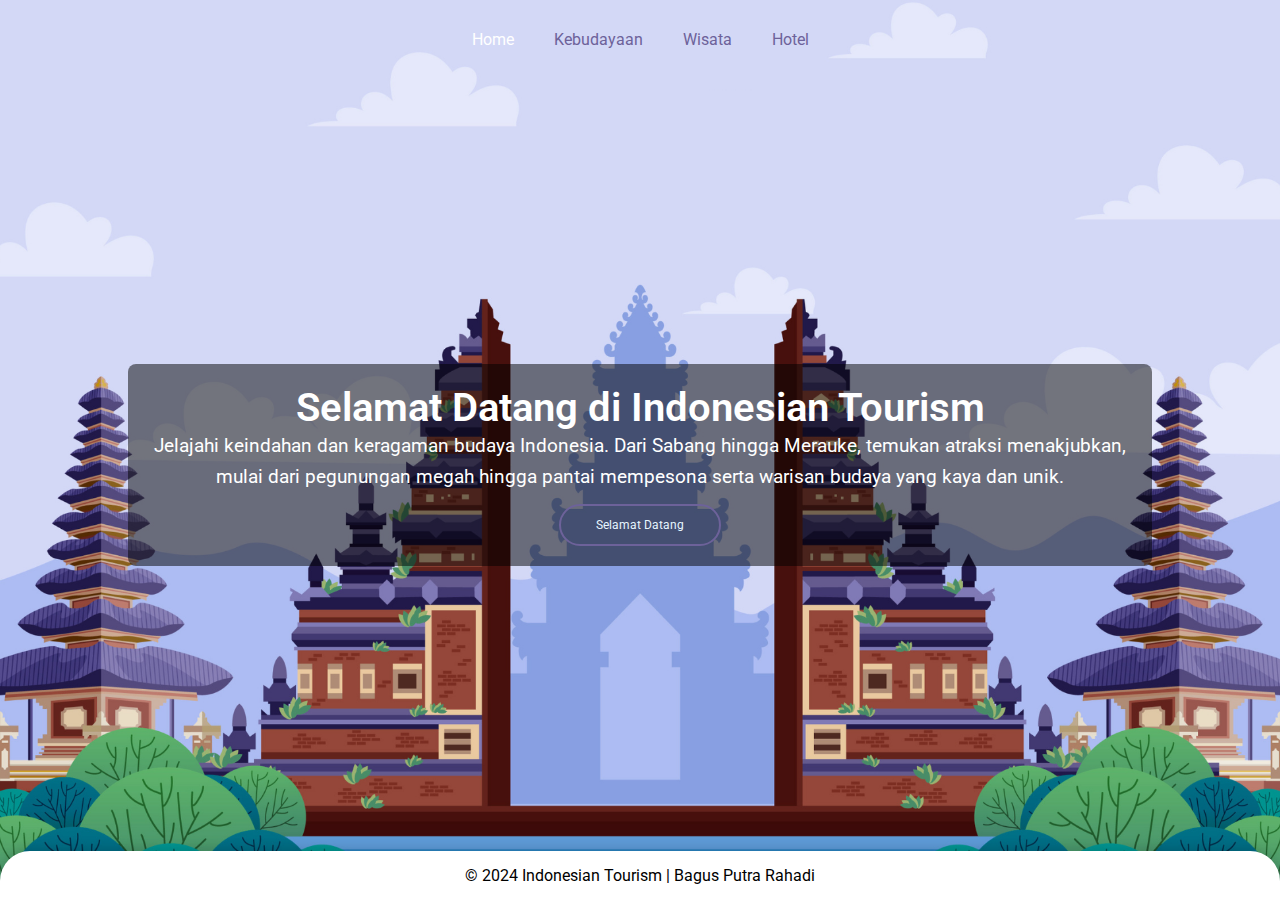
<file: index.html>
<!DOCTYPE html>
<html lang="en">
  <head>
    <meta charset="UTF-8" />
    <meta name="viewport" content="width=device-width, initial-scale=1.0" />
    <title>Indonesian Tourism</title>
    <link rel="stylesheet" href="style.css" />
  </head>
  <body>
    <header>
      <nav>
        <ul>
          <li><a href="index.html" class="active">Home</a></li>
          <li><a href="/kebudayaan/index.html">Kebudayaan</a></li>
          <li><a href="/tempat_wisata/index.html">Wisata</a></li>
          <li><a href="/hotel/index.html">Hotel</a></li>
        </ul>
      </nav>
    </header>
    <main>
      <div class="overlay-text">
        <h2>Selamat Datang di <span>Indonesian</span> Tourism</h2>
        <p>
          Jelajahi keindahan dan keragaman budaya Indonesia. Dari Sabang hingga
          Merauke, temukan atraksi menakjubkan, mulai dari pegunungan megah
          hingga pantai mempesona serta warisan budaya yang kaya dan unik.
        </p>
        <a href="/kebudayaan/index.html" class="btn">Selamat Datang</a>
      </div>
    </main>
    <footer>
      <p>&copy; 2024 Indonesian Tourism | Bagus Putra Rahadi</p>
    </footer>
    <script src="script.js"></script>
  </body>
</html>
</file>
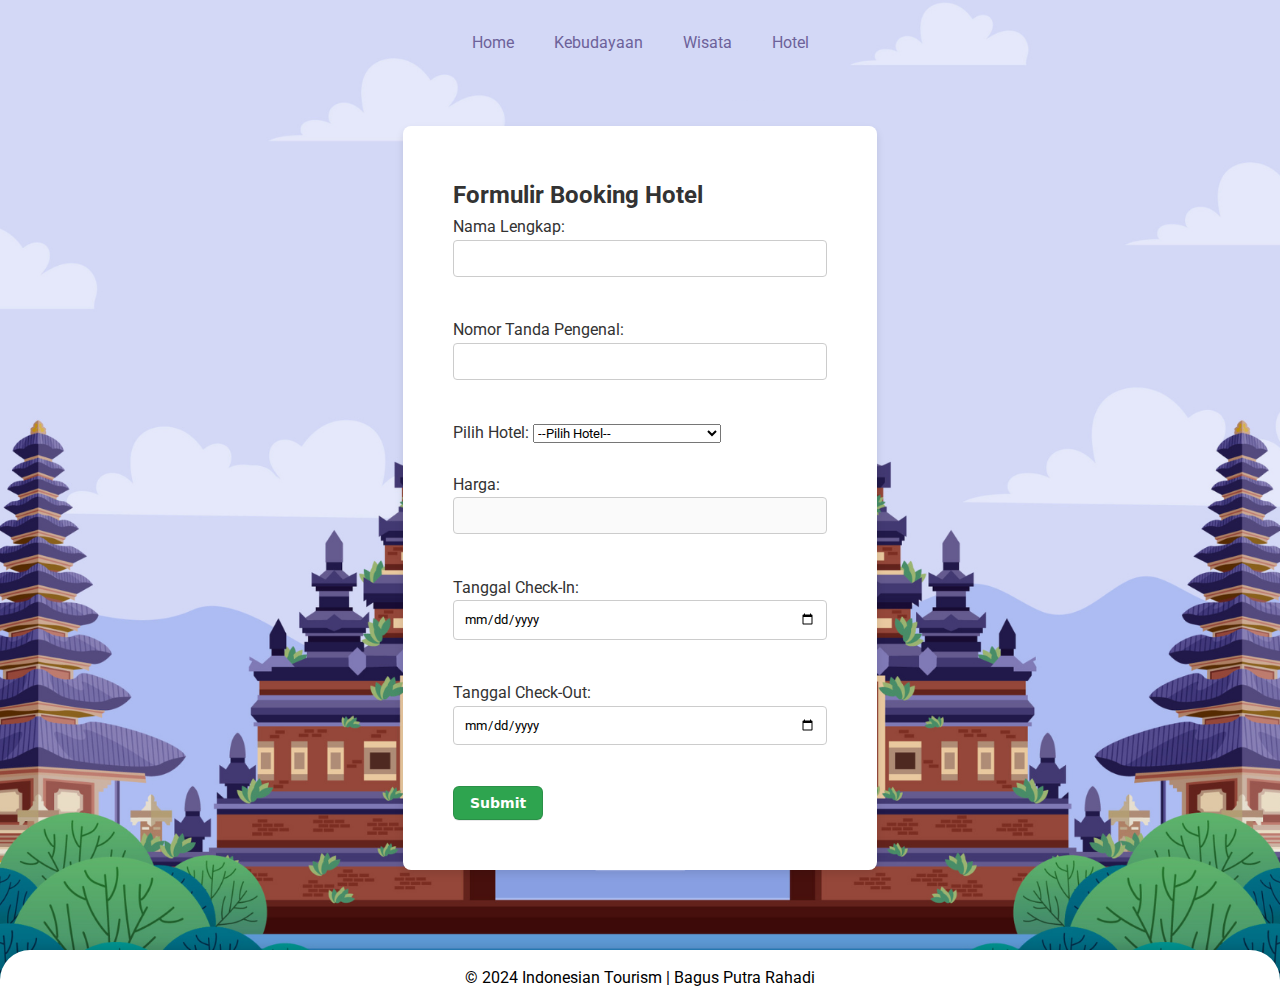
<file: booking/index.html>
<!DOCTYPE html>
<html lang="en">
  <head>
    <meta charset="UTF-8" />
    <meta name="viewport" content="width=device-width, initial-scale=1.0" />
    <title>Indonesian Tourism</title>
    <link rel="stylesheet" href="style.css" />
  </head>
  <body>
    <header>
      <nav>
        <ul>
          <li><a href="../index.html">Home</a></li>
          <li><a href="../kebudayaan/index.html">Kebudayaan</a></li>
          <li><a href="../tempat_wisata/index.html">Wisata</a></li>
          <li><a href="../hotel/index.html">Hotel</a></li>
        </ul>
      </nav>
    </header>
    <main>
      <section>
        <h2>Formulir Booking Hotel</h2>
        <form id="bookingForm">
          <label for="nama-lengkap">Nama Lengkap:</label>
          <input
            type="text"
            id="nama-lengkap"
            name="nama-lengkap"
            required=""
          /><br /><br />

          <label for="nomor-tanda-pengenal">Nomor Tanda Pengenal:</label>
          <input
            type="text"
            id="nomor-tanda-pengenal"
            name="nomor-tanda-pengenal"
            required=""
          /><br /><br />

          <label for="pilih-hotel">Pilih Hotel:</label>
          <select id="pilih-hotel" name="pilih-hotel" required="">
            <option value="">--Pilih Hotel--</option>
            <option value="Hotel Mulia Senayan, Jakarta">
              Hotel Mulia Senayan, Jakarta
            </option>
            <option value="The Ritz-Carlton Bali">The Ritz-Carlton Bali</option>
            <option value="Amanjiwo Resort, Yogyakarta">
              Amanjiwo Resort, Yogyakarta
            </option>
            <option value="Hotel Majapahit, Surabaya">
              Hotel Majapahit, Surabaya
            </option></select
          ><br /><br />

          <label for="harga" class="custom-cursor-default-hover">Harga:</label>
          <input
            type="text"
            id="harga"
            name="harga"
            disabled=""
            class="custom-cursor-default-hover"
          /><br /><br />

          <label for="tanggal-checkin">Tanggal Check-In:</label>
          <input
            type="date"
            id="tanggal-checkin"
            name="tanggal-checkin"
            required=""
          /><br /><br />

          <label for="tanggal-checkout">Tanggal Check-Out:</label>
          <input
            type="date"
            id="tanggal-checkout"
            name="tanggal-checkout"
            required=""
          /><br /><br />

          <button class="button-3" type="button" onclick="submitForm()">
            Submit
          </button>
        </form>
      </section>

      <section id="bookingDetails" style="display: none">
        <div id="print">
          <h2>Detail Booking</h2>
          <p id="detail-nama-lengkap"></p>
          <p id="detail-nomor-tanda-pengenal"></p>
          <p id="detail-nama-hotel"></p>
          <p id="detail-harga-hotel"></p>
          <p id="detail-jumlah-malam"></p>
          <p id="detail-tanggal-checkin"></p>
          <p id="detail-tanggal-checkout"></p>
          <p id="detail-total-harga"></p>
        </div>
        <button class="button" onclick="printDetails()">Print</button>
      </section>
    </main>
    <footer>
      <p>&copy; 2024 Indonesian Tourism | Bagus Putra Rahadi</p>
    </footer>
    <script src="script.js"></script>
  </body>
</html>
</file>
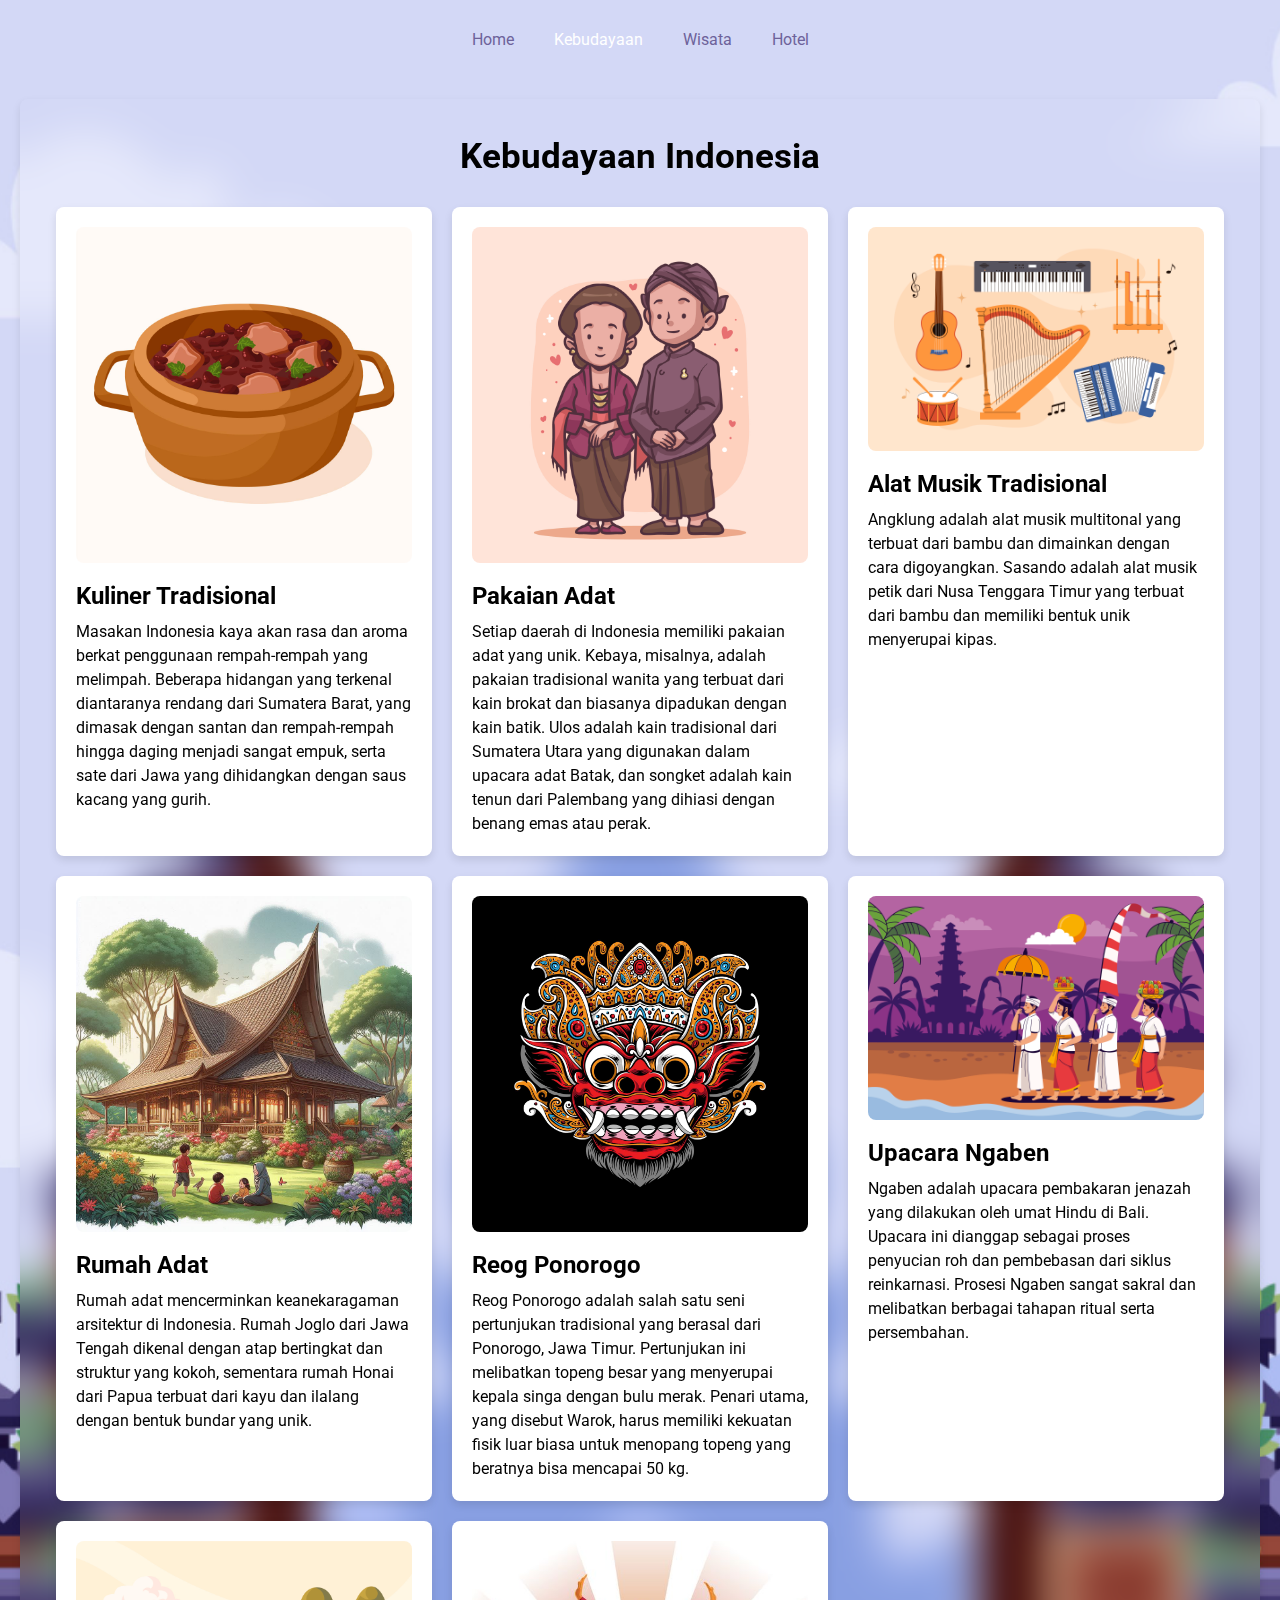
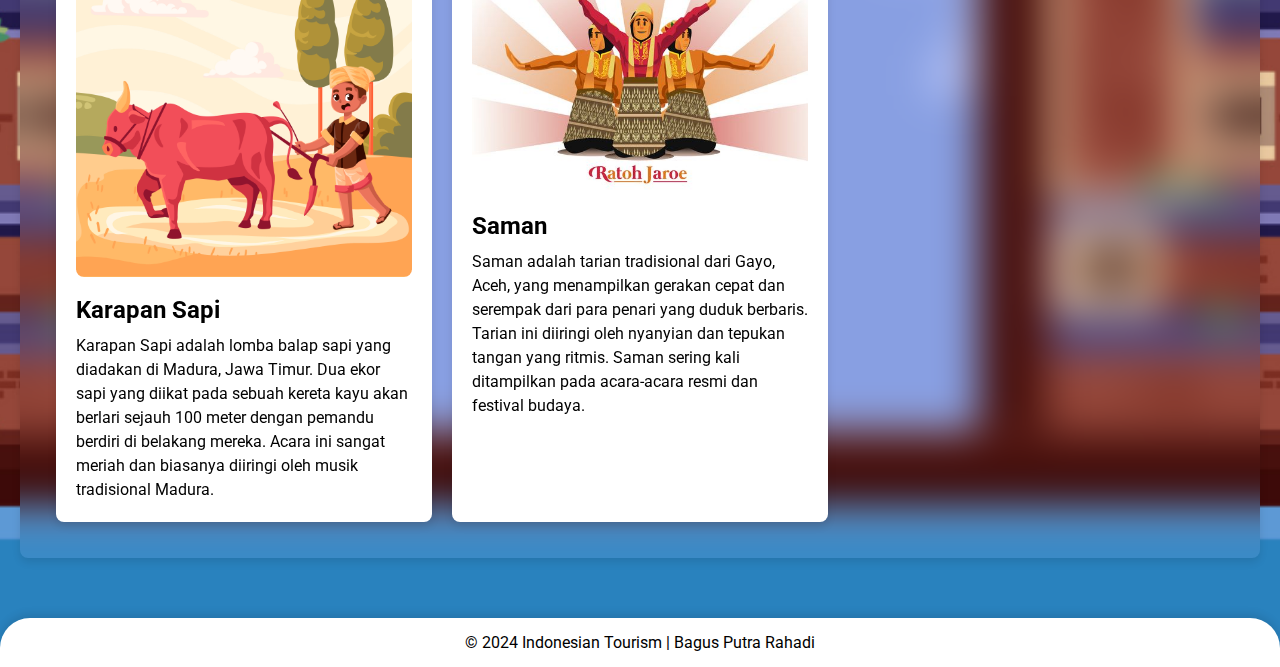
<file: kebudayaan/index.html>
<!DOCTYPE html>
<html lang="en">
  <head>
    <meta charset="UTF-8" />
    <meta name="viewport" content="width=device-width, initial-scale=1.0" />
    <title>Indonesian Tourism</title>
    <link rel="stylesheet" href="style.css" />
  </head>
  <body>
    <header>
      <nav>
        <ul>
          <li><a href="../index.html">Home</a></li>
          <li><a href="index.html" class="active">Kebudayaan</a></li>
          <li><a href="../tempat_wisata/index.html">Wisata</a></li>
          <li><a href="../hotel/index.html">Hotel</a></li>
        </ul>
      </nav>
    </header>
    <main>
      <section>
        <h2>Kebudayaan Indonesia</h2>
        <div class="kebudayaan-page card-container">
          <div class="card">
            <img src="/src/rendang.jpg" />
            <h3>Kuliner Tradisional</h3>
            <p>
              Masakan Indonesia kaya akan rasa dan aroma berkat penggunaan
              rempah-rempah yang melimpah. Beberapa hidangan yang terkenal
              diantaranya rendang dari Sumatera Barat, yang dimasak dengan
              santan dan rempah-rempah hingga daging menjadi sangat empuk, serta
              sate dari Jawa yang dihidangkan dengan saus kacang yang gurih.
            </p>
          </div>
          <div class="card">
            <img src="/src/kebaya.jpg" />
            <h3>Pakaian Adat</h3>
            <p>
              Setiap daerah di Indonesia memiliki pakaian adat yang unik.
              Kebaya, misalnya, adalah pakaian tradisional wanita yang terbuat
              dari kain brokat dan biasanya dipadukan dengan kain batik. Ulos
              adalah kain tradisional dari Sumatera Utara yang digunakan dalam
              upacara adat Batak, dan songket adalah kain tenun dari Palembang
              yang dihiasi dengan benang emas atau perak.
            </p>
          </div>
          <div class="card">
            <img src="/src/angklung.jpg" />
            <h3>Alat Musik Tradisional</h3>
            <p>
              Angklung adalah alat musik multitonal yang terbuat dari bambu dan
              dimainkan dengan cara digoyangkan. Sasando adalah alat musik petik
              dari Nusa Tenggara Timur yang terbuat dari bambu dan memiliki
              bentuk unik menyerupai kipas.
            </p>
          </div>
          <div class="card">
            <img src="/src/rumah-joglo.jpeg " />
            <h3>Rumah Adat</h3>
            <p>
              Rumah adat mencerminkan keanekaragaman arsitektur di Indonesia.
              Rumah Joglo dari Jawa Tengah dikenal dengan atap bertingkat dan
              struktur yang kokoh, sementara rumah Honai dari Papua terbuat dari
              kayu dan ilalang dengan bentuk bundar yang unik.
            </p>
          </div>
          <div class="card">
            <img src="../src/reog.jpg" />
            <h3>Reog Ponorogo</h3>
            <p>
              Reog Ponorogo adalah salah satu seni pertunjukan tradisional yang
              berasal dari Ponorogo, Jawa Timur. Pertunjukan ini melibatkan
              topeng besar yang menyerupai kepala singa dengan bulu merak.
              Penari utama, yang disebut Warok, harus memiliki kekuatan fisik
              luar biasa untuk menopang topeng yang beratnya bisa mencapai 50
              kg.
            </p>
          </div>
          <div class="card">
            <img src="/src/ngaben.jpg" />
            <h3>Upacara Ngaben</h3>
            <p>
              Ngaben adalah upacara pembakaran jenazah yang dilakukan oleh umat
              Hindu di Bali. Upacara ini dianggap sebagai proses penyucian roh
              dan pembebasan dari siklus reinkarnasi. Prosesi Ngaben sangat
              sakral dan melibatkan berbagai tahapan ritual serta persembahan.
            </p>
          </div>
          <div class="card">
            <img src="/src/karapan-sapi.jpg" />
            <h3>Karapan Sapi</h3>
            <p>
              Karapan Sapi adalah lomba balap sapi yang diadakan di Madura, Jawa
              Timur. Dua ekor sapi yang diikat pada sebuah kereta kayu akan
              berlari sejauh 100 meter dengan pemandu berdiri di belakang
              mereka. Acara ini sangat meriah dan biasanya diiringi oleh musik
              tradisional Madura.
            </p>
          </div>
          <div class="card">
            <img src="/src/saman.jpg" />
            <h3>Saman</h3>
            <p>
              Saman adalah tarian tradisional dari Gayo, Aceh, yang menampilkan
              gerakan cepat dan serempak dari para penari yang duduk berbaris.
              Tarian ini diiringi oleh nyanyian dan tepukan tangan yang ritmis.
              Saman sering kali ditampilkan pada acara-acara resmi dan festival
              budaya.
            </p>
          </div>
        </div>
      </section>
      <div id="popup" class="popup">
        <div class="popup-content">
          <span class="close-btn">&times;</span>
          <div id="popup-img"></div>
          <h3 id="popup-title"></h3>
          <p id="popup-description"></p>
        </div>
      </div>
    </main>
    <footer>
      <p>&copy; 2024 Indonesian Tourism | Bagus Putra Rahadi</p>
    </footer>
    <script src="script.js"></script>
  </body>
</html>
</file>
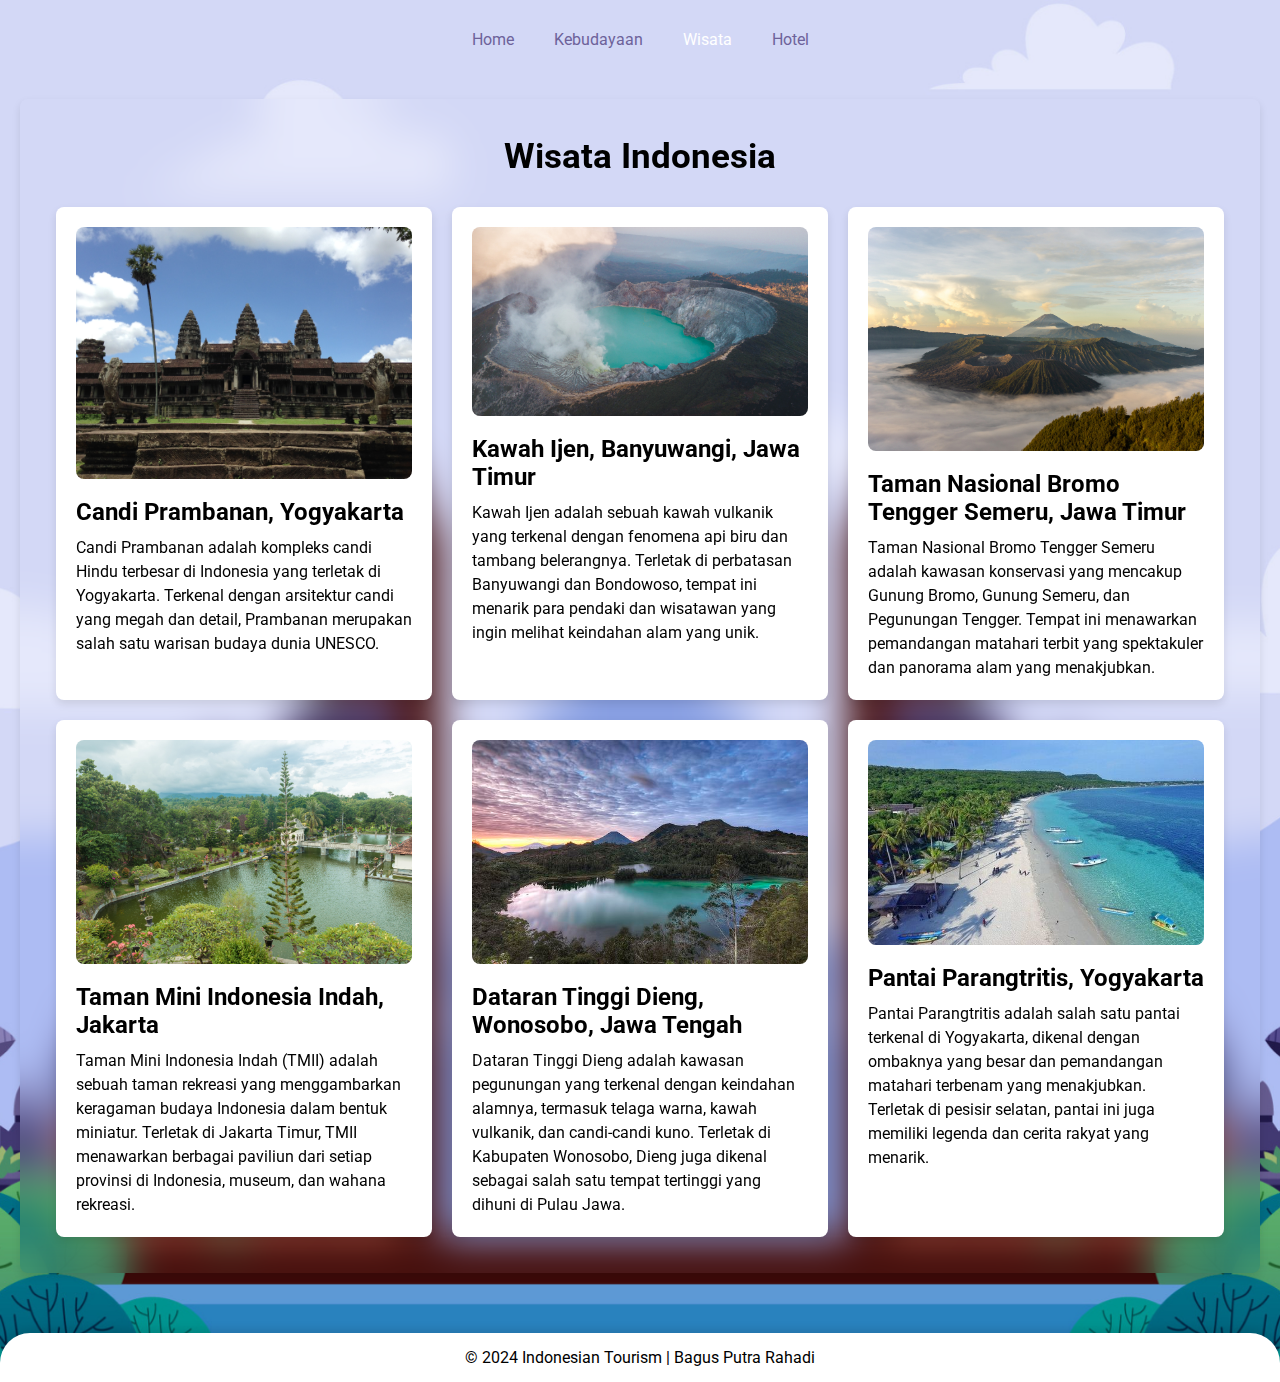
<file: tempat_wisata/index.html>
<!DOCTYPE html>
<html lang="en">
  <head>
    <meta charset="UTF-8" />
    <meta name="viewport" content="width=device-width, initial-scale=1.0" />
    <title>Indonesian Tourism</title>
    <link rel="stylesheet" href="style.css" />
  </head>
  <body>
    <header>
      <nav>
        <ul>
          <li><a href="../index.html">Home</a></li>
          <li><a href="../kebudayaan/index.html">Kebudayaan</a></li>
          <li><a href="index.html" class="active">Wisata</a></li>
          <li><a href="../hotel/index.html">Hotel</a></li>
        </ul>
      </nav>
    </header>
    <main>
      <section>
        <h2>Wisata Indonesia</h2>
        <div class="kebudayaan-page card-container">
          <div class="card">
            <img src="/src/prambanan.jpg" />
            <h3>Candi Prambanan, Yogyakarta</h3>
            <p>
              Candi Prambanan adalah kompleks candi Hindu terbesar di Indonesia
              yang terletak di Yogyakarta. Terkenal dengan arsitektur candi yang
              megah dan detail, Prambanan merupakan salah satu warisan budaya
              dunia UNESCO.
            </p>
          </div>
          <div class="card">
            <img src="/src/kawah.jpg" />
            <h3>Kawah Ijen, Banyuwangi, Jawa Timur</h3>
            <p>
              Kawah Ijen adalah sebuah kawah vulkanik yang terkenal dengan
              fenomena api biru dan tambang belerangnya. Terletak di perbatasan
              Banyuwangi dan Bondowoso, tempat ini menarik para pendaki dan
              wisatawan yang ingin melihat keindahan alam yang unik.
            </p>
          </div>
          <div class="card">
            <img src="/src/bromo.jpg" />
            <h3>Taman Nasional Bromo Tengger Semeru, Jawa Timur</h3>
            <p>
              Taman Nasional Bromo Tengger Semeru adalah kawasan konservasi yang
              mencakup Gunung Bromo, Gunung Semeru, dan Pegunungan Tengger.
              Tempat ini menawarkan pemandangan matahari terbit yang spektakuler
              dan panorama alam yang menakjubkan.
            </p>
          </div>
          <div class="card">
            <img src="/src/taman.jpg " />
            <h3>Taman Mini Indonesia Indah, Jakarta</h3>
            <p>
              Taman Mini Indonesia Indah (TMII) adalah sebuah taman rekreasi
              yang menggambarkan keragaman budaya Indonesia dalam bentuk
              miniatur. Terletak di Jakarta Timur, TMII menawarkan berbagai
              paviliun dari setiap provinsi di Indonesia, museum, dan wahana
              rekreasi.
            </p>
          </div>
          <div class="card">
            <img src="../src/dieng.jpg" />
            <h3>Dataran Tinggi Dieng, Wonosobo, Jawa Tengah</h3>
            <p>
              Dataran Tinggi Dieng adalah kawasan pegunungan yang terkenal
              dengan keindahan alamnya, termasuk telaga warna, kawah vulkanik,
              dan candi-candi kuno. Terletak di Kabupaten Wonosobo, Dieng juga
              dikenal sebagai salah satu tempat tertinggi yang dihuni di Pulau
              Jawa.
            </p>
          </div>
          <div class="card">
            <img src="/src/pantai.jpg" />
            <h3>Pantai Parangtritis, Yogyakarta</h3>
            <p>
              Pantai Parangtritis adalah salah satu pantai terkenal di
              Yogyakarta, dikenal dengan ombaknya yang besar dan pemandangan
              matahari terbenam yang menakjubkan. Terletak di pesisir selatan,
              pantai ini juga memiliki legenda dan cerita rakyat yang menarik.
            </p>
          </div>
        </div>
      </section>
      <div id="popup" class="popup">
        <div class="popup-content">
          <span class="close-btn">&times;</span>
          <div id="popup-img"></div>
          <h3 id="popup-title"></h3>
          <p id="popup-description"></p>
        </div>
      </div>
    </main>
    <footer>
      <p>&copy; 2024 Indonesian Tourism | Bagus Putra Rahadi</p>
    </footer>
    <script src="script.js"></script>
  </body>
</html>
</file>
<file: style.css>
@import url("https://fonts.googleapis.com/css2?family=Roboto:wght@400;500;700;900&display=swap");

*,
html {
  font-family: "Roboto", sans-serif;
  margin: 0;
  padding: 0;
  box-sizing: border-box;
}

body {
  display: flex;
  flex-direction: column;
  min-height: 100vh;
  background: url("../src/homepage.png") no-repeat;
  background-position: center;
  background-size: cover;
}

header {
  background-color: transparent;
  color: white;
  padding: 1rem;
}

nav ul {
  display: flex;
  justify-content: center;
  list-style-type: none;
  padding: 0;
}

nav ul li a {
  color: #6d629a;
  padding: 14px 20px;
  text-decoration: none;
  display: inline-block;
  transition-duration: 0.4s;
}

nav ul li a:hover {
  background-color: #abbbf3;
}

nav ul li a:hover,
.active {
  color: white;
}

main {
  flex: 1;
  display: flex;
  justify-content: center;
  align-items: center;
  padding: 20px;
  position: relative;
}

.overlay-text {
  background-color: #00000080;
  position: absolute;
  text-align: center;
  color: white;
  z-index: 1;
  width: 80%;
  max-width: 1200px;
  border-radius: 8px;
  padding: 20px;
}

.overlay-text h2 {
  font-size: 2.5rem;
  font-weight: 600;
}

.overlay-text p {
  font-size: 1.2rem;
  line-height: 1.6;
}

.active:hover {
  color: #6d629a !important;
  border-bottom: none !important;
}

.btn {
  text-decoration: none;
  display: inline-block;
  color: #e6f5ff;
  font-size: 12px;
  margin-top: 12px;
  padding: 12px 35px;
  border: 2px solid #6d629a;
  transition-duration: 0.5s;
  cursor: pointer;
  border-radius: 50px;
}

.btn:hover {
  border: 1px solid #6d629a;
  background: #6d629a;
  color: #e6f5ff;
}

footer {
  background: white;
  color: black;
  text-align: center;
  padding: 15px 0;
  position: relative;
  width: 100%;
  bottom: 0;
  box-shadow: 0 -4px 8px rgba(0, 0, 0, 0.1);
  border-top-left-radius: 30px;
  border-top-right-radius: 30px;
}
</file>
<file: booking/style.css>
@import url("https://fonts.googleapis.com/css2?family=Roboto:wght@400;500;700;900&display=swap");

*,
html {
  font-family: "Roboto", sans-serif;
  margin: 0;
  padding: 0;
  box-sizing: border-box;
}

body {
  display: flex;
  flex-direction: column;
  min-height: 100vh;
  background: url("../src/homepage.png") no-repeat;
  background-position: center;
  background-size: cover;
  margin: 0;
  padding: 0;
  background-color: #f4f4f9;
  color: #333;
  line-height: 1.6;
}

header {
  background-color: transparent;
  color: white;
  padding: 1rem;
}

nav ul {
  display: flex;
  justify-content: center;
  list-style-type: none;
  padding: 0;
}

nav ul li a {
  color: #6d629a;
  padding: 14px 20px;
  text-decoration: none;
  display: inline-block;
  transition-duration: 0.4s;
}

nav ul li a:hover {
  background-color: #abbbf3;
}

nav ul li a:hover,
.active {
  color: white;
}

main {
  flex: 1;
  display: flex;
  justify-content: center;
  align-items: center;
  position: relative;
  padding: 40px 20px;
  max-width: 1250px;
  margin: 0 auto;
}

section {
  background: white;
  padding: 50px;
  border-radius: 8px;
  box-shadow: 0 4px 8px rgba(0, 0, 0, 0.1);
  margin-bottom: 40px;
  transition: transform 0.3s ease, box-shadow 0.3s ease;
}

form input[type="text"],
form input[type="number"],
form input[type="date"] {
  width: 100%;
  padding: 10px;
  margin-bottom: 15px;
  border: 1px solid #ccc;
  border-radius: 4px;
}

/* CSS */
.button-3 {
  appearance: none;
  background-color: #2ea44f;
  border: 1px solid rgba(27, 31, 35, 0.15);
  border-radius: 6px;
  box-shadow: rgba(27, 31, 35, 0.1) 0 1px 0;
  box-sizing: border-box;
  color: #fff;
  cursor: pointer;
  display: inline-block;
  font-family: -apple-system, system-ui, "Segoe UI", Helvetica, Arial,
    sans-serif, "Apple Color Emoji", "Segoe UI Emoji";
  font-size: 14px;
  font-weight: 600;
  line-height: 20px;
  padding: 6px 16px;
  position: relative;
  text-align: center;
  text-decoration: none;
  user-select: none;
  -webkit-user-select: none;
  touch-action: manipulation;
  vertical-align: middle;
  white-space: nowrap;
}

.button-3:focus:not(:focus-visible):not(.focus-visible) {
  box-shadow: none;
  outline: none;
}

.button-3:hover {
  background-color: #2c974b;
}

.button-3:focus {
  box-shadow: rgba(46, 164, 79, 0.4) 0 0 0 3px;
  outline: none;
}

.button-3:disabled {
  background-color: #94d3a2;
  border-color: rgba(27, 31, 35, 0.1);
  color: rgba(255, 255, 255, 0.8);
  cursor: default;
}

.button-3:active {
  background-color: #298e46;
  box-shadow: rgba(20, 70, 32, 0.2) 0 1px 0 inset;
}

footer {
  background: white;
  color: black;
  text-align: center;
  padding: 15px 0;
  position: relative;
  width: 100%;
  bottom: 0;
  box-shadow: 0 -4px 8px rgba(0, 0, 0, 0.1);
  border-top-left-radius: 30px;
  border-top-right-radius: 30px;
}
</file>
<file: kebudayaan/style.css>
@import url("https://fonts.googleapis.com/css2?family=Roboto:wght@400;500;700;900&display=swap");

*,
html {
  font-family: "Roboto", sans-serif;
  margin: 0;
  padding: 0;
  box-sizing: border-box;
}

body {
  display: flex;
  flex-direction: column;
  min-height: 100vh;
  background: url("../src/homepage.png") no-repeat;
  background-position: center;
  background-size: cover;
}

header {
  background-color: transparent;
  color: white;
  padding: 1rem;
}

nav ul {
  display: flex;
  justify-content: center;
  list-style-type: none;
  padding: 0;
}

nav ul li a {
  color: #6d629a;
  padding: 14px 20px;
  text-decoration: none;
  display: inline-block;
  transition-duration: 0.4s;
}

nav ul li a:hover {
  background-color: #abbbf3;
}

nav ul li a:hover,
.active {
  color: white;
}

main {
  flex: 1;
  display: flex;
  justify-content: center;
  align-items: center;
  padding: 20px;
  position: relative;
}
section {
  background: transparent;
  backdrop-filter: blur(20px);
  padding: 36px;
  border-radius: 8px;
  box-shadow: 0 4px 8px rgba(0, 0, 0, 0.1);
  margin-bottom: 40px;
  transition: transform 0.3s ease, box-shadow 0.3s ease;
}

h2 {
  font-size: 2.2rem;
  margin-bottom: 30px;
  text-align: center;
}

.card-container {
  display: grid;
  grid-template-columns: repeat(auto-fit, minmax(300px, 1fr));
  gap: 20px;
}

.card {
  background-color: #fff;
  padding: 20px;
  border-radius: 8px;
  box-shadow: 0 4px 8px rgba(0, 0, 0, 0.1);
  transition: transform 0.3s ease;
}

.card:hover {
  transform: translateY(-5px);
}

.card img {
  width: 100%;
  border-radius: 8px;
  margin-bottom: 15px;
}

.card h3 {
  font-size: 1.5rem;
  margin-bottom: 10px;
}

.card p {
  font-size: 1rem;
  line-height: 1.5;
}

footer {
  background: white;
  color: black;
  text-align: center;
  padding: 15px 0;
  position: relative;
  width: 100%;
  bottom: 0;
  box-shadow: 0 -4px 8px rgba(0, 0, 0, 0.1);
  border-top-left-radius: 30px;
  border-top-right-radius: 30px;
}

.popup {
  display: none;
  position: fixed;
  top: 0;
  left: 0;
  width: 100%;
  height: 100%;
  background: rgba(0, 0, 0, 0.8);
  justify-content: center;
  align-items: center;
}

.popup-content {
  background: white;
  padding: 20px;
  border-radius: 10px;
  max-width: 500px;
  text-align: center;
  position: relative;
}

.popup-content img {
  width: 100%;
  border-radius: 8px;
}

.popup-content h3 {
  margin-top: 10px;
  font-size: 1.5rem;
}

.popup-content p {
  font-size: 1rem;
  margin-top: 10px;
  line-height: 1.5;
}

.close-btn {
  position: absolute;
  top: 10px;
  right: 20px;
  font-size: 1.5rem;
  cursor: pointer;
}
</file>
<file: tempat_wisata/style.css>
@import url("https://fonts.googleapis.com/css2?family=Roboto:wght@400;500;700;900&display=swap");

*,
html {
  font-family: "Roboto", sans-serif;
  margin: 0;
  padding: 0;
  box-sizing: border-box;
}

body {
  display: flex;
  flex-direction: column;
  min-height: 100vh;
  background: url("../src/homepage.png") no-repeat;
  background-position: center;
  background-size: cover;
}

header {
  background-color: transparent;
  color: white;
  padding: 1rem;
}

nav ul {
  display: flex;
  justify-content: center;
  list-style-type: none;
  padding: 0;
}

nav ul li a {
  color: #6d629a;
  padding: 14px 20px;
  text-decoration: none;
  display: inline-block;
  transition-duration: 0.4s;
}

nav ul li a:hover {
  background-color: #abbbf3;
}

nav ul li a:hover,
.active {
  color: white;
}

main {
  flex: 1;
  display: flex;
  justify-content: center;
  align-items: center;
  padding: 20px;
  position: relative;
}
section {
  background: transparent;
  backdrop-filter: blur(20px);
  padding: 36px;
  border-radius: 8px;
  box-shadow: 0 4px 8px rgba(0, 0, 0, 0.1);
  margin-bottom: 40px;
  transition: transform 0.3s ease, box-shadow 0.3s ease;
}

h2 {
  font-size: 2.2rem;
  margin-bottom: 30px;
  text-align: center;
}

.card-container {
  display: grid;
  grid-template-columns: repeat(3, 1fr);
  gap: 20px;
}

.card {
  background-color: #fff;
  padding: 20px;
  border-radius: 8px;
  box-shadow: 0 4px 8px rgba(0, 0, 0, 0.1);
  transition: transform 0.3s ease;
}

.card:hover {
  transform: translateY(-5px);
}

.card img {
  width: 100%;
  border-radius: 8px;
  margin-bottom: 15px;
}

.card h3 {
  font-size: 1.5rem;
  margin-bottom: 10px;
}

.card p {
  font-size: 1rem;
  line-height: 1.5;
}

footer {
  background: white;
  color: black;
  text-align: center;
  padding: 15px 0;
  position: relative;
  width: 100%;
  bottom: 0;
  box-shadow: 0 -4px 8px rgba(0, 0, 0, 0.1);
  border-top-left-radius: 30px;
  border-top-right-radius: 30px;
}

.popup {
  display: none;
  position: fixed;
  top: 0;
  left: 0;
  width: 100%;
  height: 100%;
  background: rgba(0, 0, 0, 0.8);
  justify-content: center;
  align-items: center;
}

.popup-content {
  background: white;
  padding: 20px;
  border-radius: 10px;
  max-width: 500px;
  text-align: center;
  position: relative;
}

.popup-content img {
  width: 100%;
  border-radius: 8px;
}

.popup-content h3 {
  margin-top: 10px;
  font-size: 1.5rem;
}

.popup-content p {
  font-size: 1rem;
  margin-top: 10px;
  line-height: 1.5;
}

.close-btn {
  position: absolute;
  top: 10px;
  right: 20px;
  font-size: 1.5rem;
  cursor: pointer;
}
</file>
